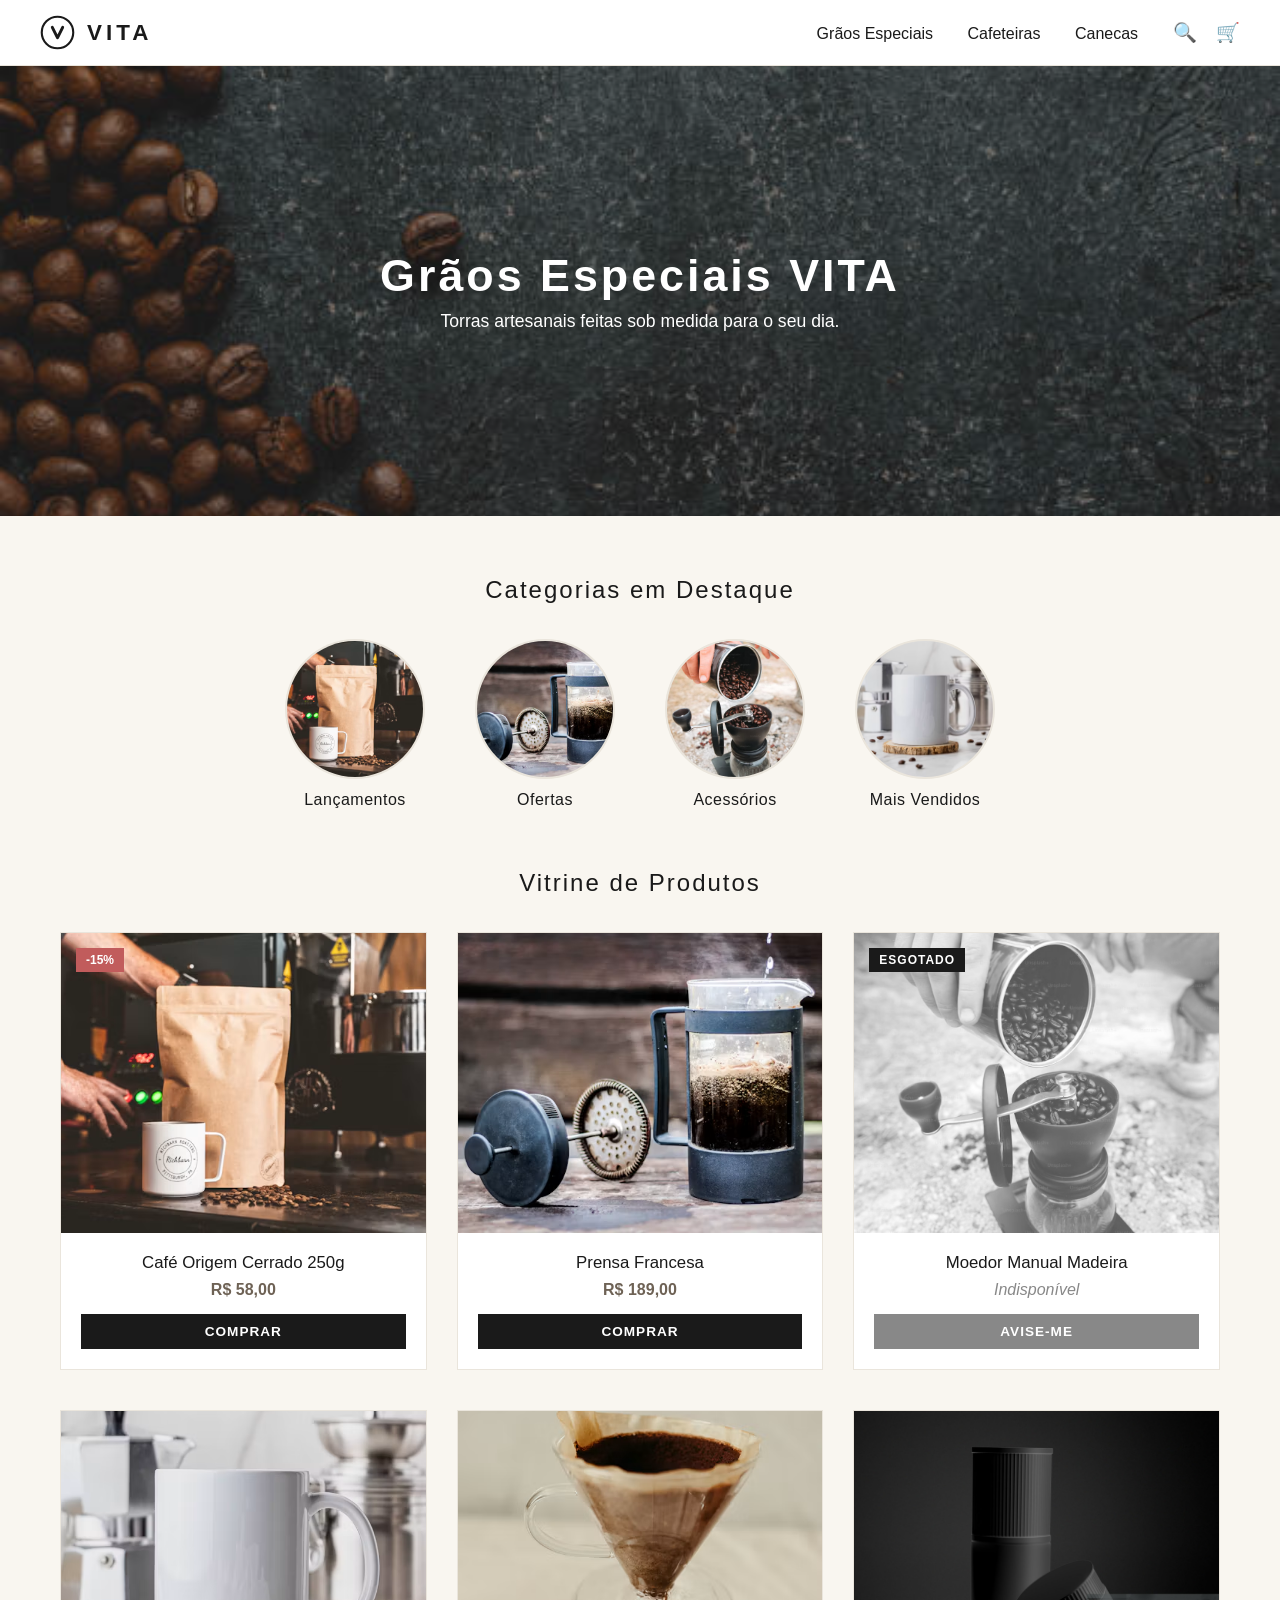
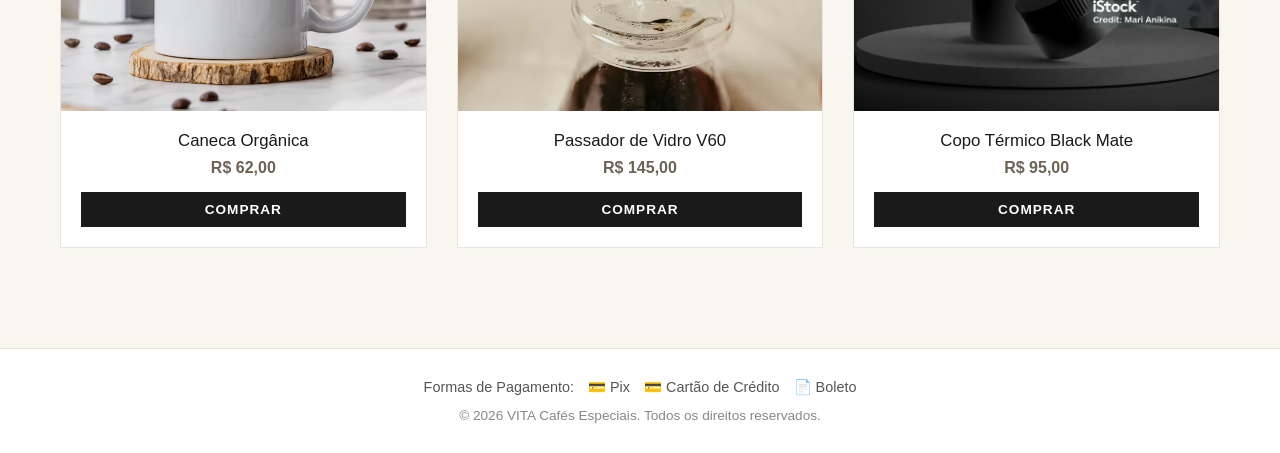
<file: index.html>
<!DOCTYPE html>
<html lang="pt-BR">

<head>
    <meta charset="UTF-8">
    <meta name="viewport" content="width=device-width, initial-scale=1.0">
    <title>VITA | Cafeteria Gourmet</title>
    <link rel="stylesheet" href="style.css">
</head>

<body>


    <header class="main-header">
        <div class="logo-area">

            <svg width="35" height="35" viewBox="0 0 100 100" fill="none" xmlns="http://w3.org" aria-hidden="true">
                <circle cx="50" cy="50" r="45" stroke="#1A1A1A" stroke-width="6" />
                <path d="M35 35L50 65L65 35" stroke="#1A1A1A" stroke-width="8" stroke-linecap="round"
                    stroke-linejoin="round" />
            </svg>
            <span class="brand-name">VITA</span>
        </div>


        <nav class="nav-menu">
            <a href="#">Grãos Especiais</a>
            <a href="#">Cafeteiras</a>
            <a href="#">Canecas</a>
            <span class="search-icon" role="button" aria-label="Buscar">🔍</span>
            <span class="cart-icon" role="button" aria-label="Carrinho de Compras">🛒</span>
        </nav>
    </header>

    <main>

        <section class="hero">
            <div class="carousel-container">

                <div class="carousel-slide">
                    <img src="imagens/banner.jpeg" alt="Grãos selecionados com torras artesanais em exposição">
                    <div class="slide-content">
                        <h1>Grãos Especiais VITA</h1>
                        <p>Torras artesanais feitas sob medida para o seu dia.</p>
                    </div>
                </div>

                <div class="carousel-slide">
                    <img src="imagens/prensa.avif" alt="Métodos de preparo e cafeteiras manuais de vidro e cerâmica">
                    <div class="slide-content">
                        <h1>Cafeteiras Manuais</h1>
                        <p>Descubra o verdadeiro ritual e a extração perfeita do café coado.</p>
                    </div>
                </div>

                <div class="carousel-slide">
                    <img src="imagens/caneca.avif" alt="Coleção exclusiva de canecas de cerâmica artesanal rústica">
                    <div class="slide-content">
                        <h1>Canecas de Cerâmica</h1>
                        <p>Design escandinavo feito para abraçar a sua rotina.</p>
                    </div>
                </div>
            </div>
        </section>


        <section class="categorias">
            <h2>Categorias em Destaque</h2>
            <div class="categorias-container">

                <div class="categoria-item">
                    <div class="avatar-wrapper">
                        <img src="imagens/pacote.avif" alt="Categoria Lançamentos - Pacotes novos de café gourmet"
                            width="150" height="150">
                    </div>
                    <p>Lançamentos</p>
                </div>

                <div class="categoria-item">
                    <div class="avatar-wrapper">
                        <img src="imagens/prensa.avif" alt="Categoria Ofertas - Equipamentos de café em promoção"
                            width="150" height="150">
                    </div>
                    <p>Ofertas</p>
                </div>

                <div class="categoria-item">
                    <div class="avatar-wrapper">
                        <img src="imagens/moedor.avif"
                            alt="Categoria Acessórios - Filtros, colheres e suportes de preparo" width="150"
                            height="150">
                    </div>
                    <p>Acessórios</p>
                </div>

                <div class="categoria-item">
                    <div class="avatar-wrapper">
                        <img src="imagens/caneca.avif" alt="Categoria Mais Vendidos - Itens favoritos dos clientes"
                            width="150" height="150">
                    </div>
                    <p>Mais Vendidos</p>
                </div>

            </div>
        </section>


        <section class="vitrine">
            <h2>Vitrine de Produtos</h2>
            <div class="vitrine-grid">


                              <article class="product-card">
                    <figure class="product-image-container">
                        <span class="badge-discount">-15%</span>
                        <img src="imagens/pacote.avif"
                            alt="Pacote de Café Especial Cerrado de 250g com grãos torrados artesanais" width="300"
                            height="300" loading="lazy">
                    </figure>
                    <div class="product-info">
                        <h3>Café Origem Cerrado 250g</h3>
                        <p class="price">R$ 58,00</p>
                        <a href="produto.html" class="btn-action" style="text-decoration: none; display: block; text-align: center;">Comprar</a>
                    </div>
                </article>


                <article class="product-card">
                    <figure class="product-image-container">
                        <img src="imagens/prensa.avif"
                            alt="Cafeteira prensa francesa feita de vidro borossilicato transparente e detalhes em inox"
                            width="300" height="300" loading="lazy">
                    </figure>
                    <div class="product-info">
                        <h3>Prensa Francesa</h3>
                        <p class="price">R$ 189,00</p>
                        <button class="btn-action">Comprar</button>
                    </div>
                </article>


                <article class="product-card sold-out">
                    <figure class="product-image-container">
                        <span class="badge-sold-out">ESGOTADO</span>
                        <img src="imagens/moedor.avif"
                            alt="Moedor de café manual feito de madeira nobre escura e manivela metálica superior"
                            width="300" height="300" loading="lazy">
                    </figure>
                    <div class="product-info">
                        <h3>Moedor Manual Madeira</h3>
                        <p class="price-indisponivel">Indisponível</p>
                        <button class="btn-action btn-notify">Avise-me</button>
                    </div>
                </article>


                <article class="product-card">
                    <figure class="product-image-container">
                        <img src="imagens/caneca.avif"
                            alt="Caneca de cerâmica artesanal cinza fosco texturizada modelada à mão" width="300"
                            height="300" loading="lazy">
                    </figure>
                    <div class="product-info">
                        <h3>Caneca Orgânica</h3>
                        <p class="price">R$ 62,00</p>
                        <button class="btn-action">Comprar</button>
                    </div>
                </article>


                <article class="product-card">
                    <figure class="product-image-container">
                        <img src="imagens/passador.avif"
                            alt="Passador de café de vidro cônico no formato V60 para extração lenta de grãos especiais"
                            width="300" height="300" loading="lazy">
                    </figure>
                    <div class="product-info">
                        <h3>Passador de Vidro V60</h3>
                        <p class="price">R$ 145,00</p>
                        <button class="btn-action">Comprar</button>
                    </div>
                </article>


                <article class="product-card">
                    <figure class="product-image-container">
                        <img src="imagens/copo2.jpeg"
                            alt="Copo térmico de inox com pintura preta fosca e tampa acrílica vedadora" width="300"
                            height="300" loading="lazy">
                    </figure>
                    <div class="product-info">
                        <h3>Copo Térmico Black Mate</h3>
                        <p class="price">R$ 95,00</p>
                        <button class="btn-action">Comprar</button>
                    </div>
                </article>


            </div>
        </section>
    </main>


    <footer>
        <div class="footer-container">
            <div class="footer-payments">
                <span>Formas de Pagamento:</span>
                <span class="payment-card">💳 Pix</span>
                <span class="payment-card">💳 Cartão de Crédito</span>
                <span class="payment-card">📄 Boleto</span>
            </div>
            <p class="copyright">&copy; 2026 VITA Cafés Especiais. Todos os direitos reservados.</p>
        </div>
    </footer>

</body>

</html>
</file>
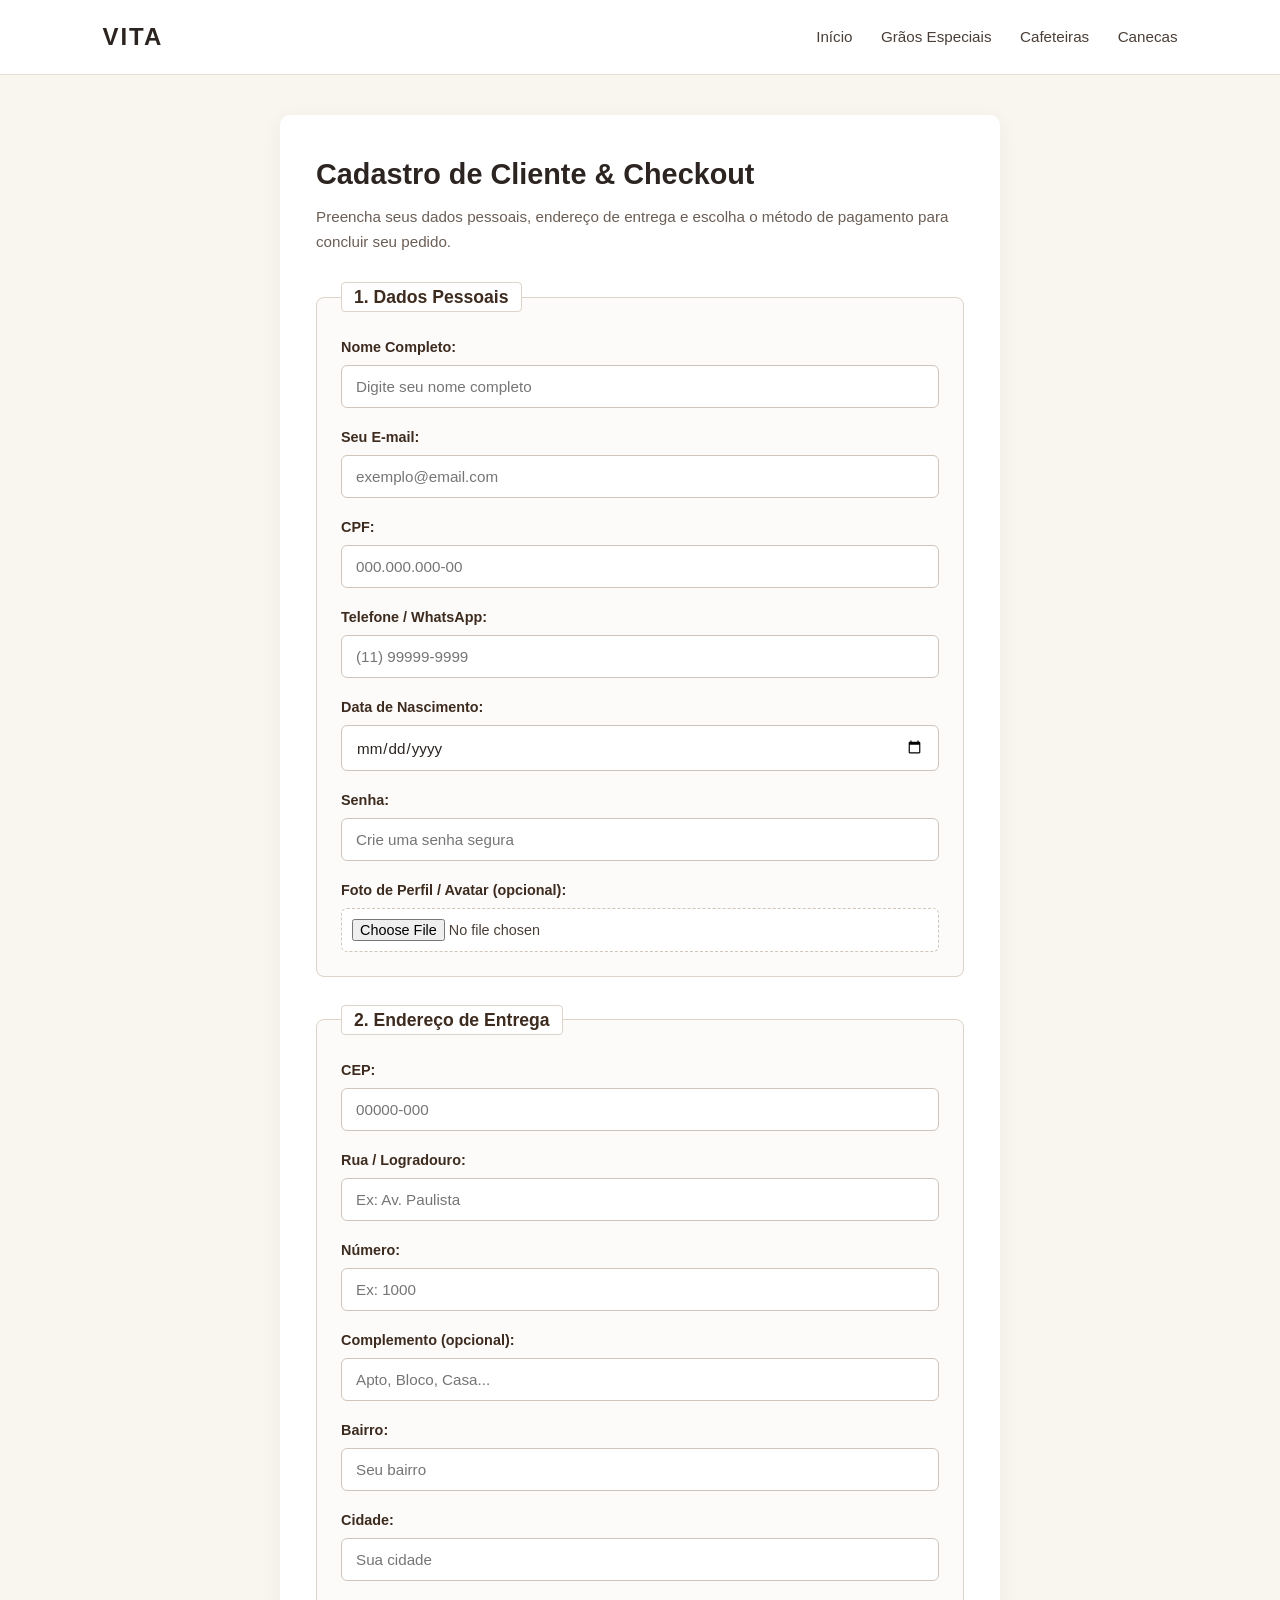
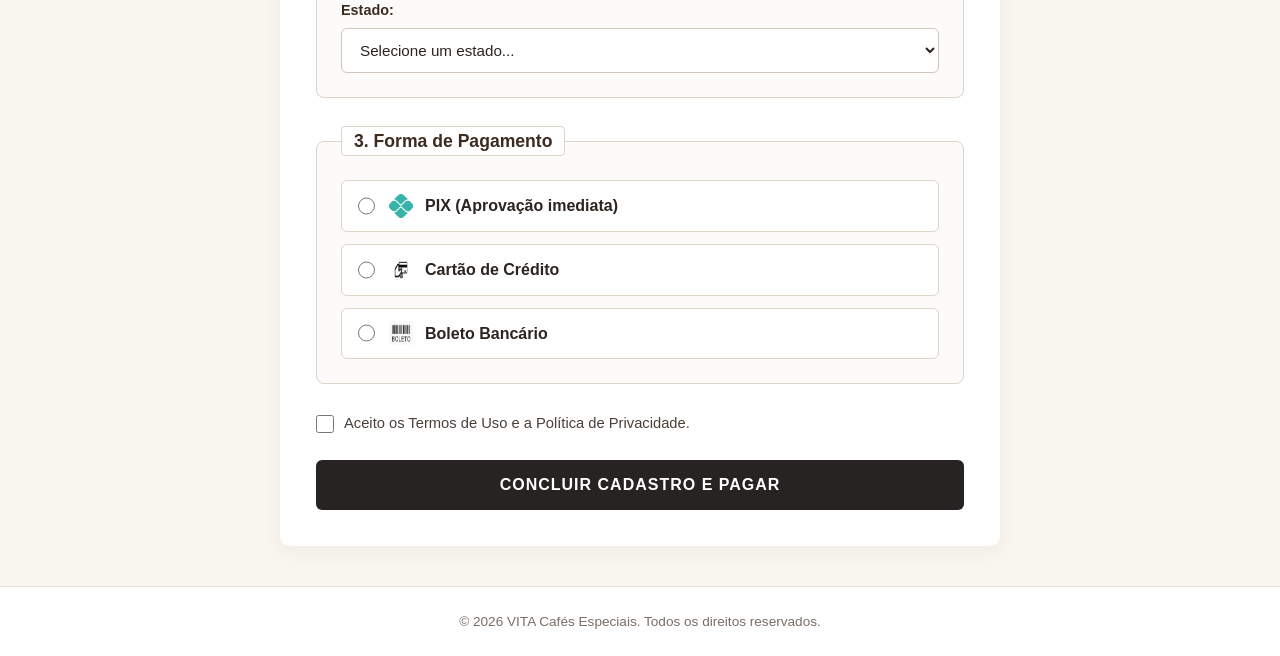
<file: cadastro.html>
<!DOCTYPE html>
<html lang="pt-BR">
<head>
  <meta charset="UTF-8">
  <meta name="viewport" content="width=device-width, initial-scale=1.0">
  <title>VITA - Cadastro de Cliente & Checkout</title>
  <!-- Conecte aqui o seu arquivo CSS principal e o CSS específico do cadastro -->
  <link rel="stylesheet" href="cadastro.css">
  <link rel="stylesheet" href="style.css">
</head>
<body>

  <!-- Cabeçalho padrão da loja VITA -->
  <header class="cabecalho">
    <div class="logo">
      <a href="index.html">VITA</a>
    </div>
    <nav class="menu">
      <a href="index.html">Início</a>
      <a href="#">Grãos Especiais</a>
      <a href="#">Cafeteiras</a>
      <a href="#">Canecas</a>
    </nav>
  </header>

  <main class="container-cadastro">
    <h1>Cadastro de Cliente &amp; Checkout</h1>
    <p>Preencha seus dados pessoais, endereço de entrega e escolha o método de pagamento para concluir seu pedido.</p>

    <form action="#" method="post" class="form-checkout">

      <!-- BLOCO 1: DADOS PESSOAIS -->
      <fieldset>
        <legend>1. Dados Pessoais</legend>

        <div class="campo">
          <label for="nome-cliente">Nome Completo:</label>
          <input type="text" id="nome-cliente" name="nome" placeholder="Digite seu nome completo" required>
        </div>

        <div class="campo">
          <label for="email-cliente">Seu E-mail:</label>
          <input type="email" id="email-cliente" name="email" placeholder="exemplo@email.com" required>
        </div>

        <div class="campo">
          <label for="cpf-cliente">CPF:</label>
          <input type="text" id="cpf-cliente" name="cpf" placeholder="000.000.000-00" pattern="\d{3}\.\d{3}\.\d{3}-\d{2}" title="Digite o CPF no formato 000.000.000-00" required>
        </div>

        <div class="campo">
          <label for="telefone-cliente">Telefone / WhatsApp:</label>
          <input type="tel" id="telefone-cliente" name="telefone" placeholder="(11) 99999-9999" required>
        </div>

        <div class="campo">
          <label for="nascimento-cliente">Data de Nascimento:</label>
          <input type="date" id="nascimento-cliente" name="nascimento" required>
        </div>

        <div class="campo">
          <label for="senha-cliente">Senha:</label>
          <input type="password" id="senha-cliente" name="senha" placeholder="Crie uma senha segura" minlength="6" required>
        </div>

        <div class="campo">
          <label for="avatar-cliente">Foto de Perfil / Avatar (opcional):</label>
          <input type="file" id="avatar-cliente" name="avatar" accept="image/*">
        </div>
      </fieldset>

      <!-- BLOCO 2: ENDEREÇO DE ENTREGA -->
      <fieldset>
        <legend>2. Endereço de Entrega</legend>

        <div class="campo">
          <label for="cep-entrega">CEP:</label>
          <input type="text" id="cep-entrega" name="cep" placeholder="00000-000" pattern="\d{5}-\d{3}" title="Digite o CEP no formato 00000-000" required>
        </div>

        <div class="campo">
          <label for="rua-entrega">Rua / Logradouro:</label>
          <input type="text" id="rua-entrega" name="rua" placeholder="Ex: Av. Paulista" required>
        </div>

        <div class="campo">
          <label for="numero-entrega">Número:</label>
          <input type="text" id="numero-entrega" name="numero" placeholder="Ex: 1000" required>
        </div>

        <div class="campo">
          <label for="complemento-entrega">Complemento (opcional):</label>
          <input type="text" id="complemento-entrega" name="complemento" placeholder="Apto, Bloco, Casa...">
        </div>

        <div class="campo">
          <label for="bairro-entrega">Bairro:</label>
          <input type="text" id="bairro-entrega" name="bairro" placeholder="Seu bairro" required>
        </div>

        <div class="campo">
          <label for="cidade-entrega">Cidade:</label>
          <input type="text" id="cidade-entrega" name="cidade" placeholder="Sua cidade" required>
        </div>

        <div class="campo">
          <label for="estado-entrega">Estado:</label>
          <select id="estado-entrega" name="estado" required>
            <option value="">Selecione um estado...</option>
            <option value="AC">Acre (AC)</option>
            <option value="AL">Alagoas (AL)</option>
            <option value="AP">Amapá (AP)</option>
            <option value="AM">Amazonas (AM)</option>
            <option value="BA">Bahia (BA)</option>
            <option value="CE">Ceará (CE)</option>
            <option value="DF">Distrito Federal (DF)</option>
            <option value="ES">Espírito Santo (ES)</option>
            <option value="GO">Goiás (GO)</option>
            <option value="MA">Maranhão (MA)</option>
            <option value="MT">Mato Grosso (MT)</option>
            <option value="MS">Mato Grosso do Sul (MS)</option>
            <option value="MG">Minas Gerais (MG)</option>
            <option value="PA">Pará (PA)</option>
            <option value="PB">Paraíba (PB)</option>
            <option value="PR">Paraná (PR)</option>
            <option value="PE">Pernambuco (PE)</option>
            <option value="PI">Piauí (PI)</option>
            <option value="RJ">Rio de Janeiro (RJ)</option>
            <option value="RN">Rio Grande do Norte (RN)</option>
            <option value="RS">Rio Grande do Sul (RS)</option>
            <option value="RO">Rondônia (RO)</option>
            <option value="RR">Roraima (RR)</option>
            <option value="SC">Santa Catarina (SC)</option>
            <option value="SP">São Paulo (SP)</option>
            <option value="SE">Sergipe (SE)</option>
            <option value="TO">Tocantins (TO)</option>
          </select>
        </div>
      </fieldset>

      <!-- BLOCO 3: FORMA DE PAGAMENTO -->
      <fieldset>
        <legend>3. Forma de Pagamento</legend>

        <div class="opcao-pagamento">
          <input type="radio" id="pagamento-pix" name="pagamento" value="pix" required>
          <label for="pagamento-pix">
            <img src="imagens/pix.png" alt="Ícone PIX" width="24" height="24">
            <span>PIX (Aprovação imediata)</span>
          </label>
        </div>

        <div class="opcao-pagamento">
          <input type="radio" id="pagamento-cartao" name="pagamento" value="cartao">
          <label for="pagamento-cartao">
            <img src="imagens/icone.cartao.jpg" alt="Bandeiras de Cartão de Crédito" width="24" height="24">
            <span>Cartão de Crédito</span>
          </label>
        </div>

        <div class="opcao-pagamento">
          <input type="radio" id="pagamento-boleto" name="pagamento" value="boleto">
          <label for="pagamento-boleto">
            <img src="imagens/icone.boleto.png" alt="Ícone Boleto Bancário" width="24" height="24">
            <span>Boleto Bancário</span>
          </label>
        </div>
      </fieldset>

      <!-- TERMOS E BOTÃO DE ENVIO -->
      <div class="campo-termos">
        <input type="checkbox" id="aceite-termos" name="termos" required>
        <label for="aceite-termos">Aceito os Termos de Uso e a Política de Privacidade.</label>
      </div>

      <button type="submit" class="btn-finalizar">Concluir Cadastro e Pagar</button>

    </form>
  </main>

  <footer class="rodape">
    <p>&copy; 2026 VITA Cafés Especiais. Todos os direitos reservados.</p>
  </footer>

</body>
</html>
</file>
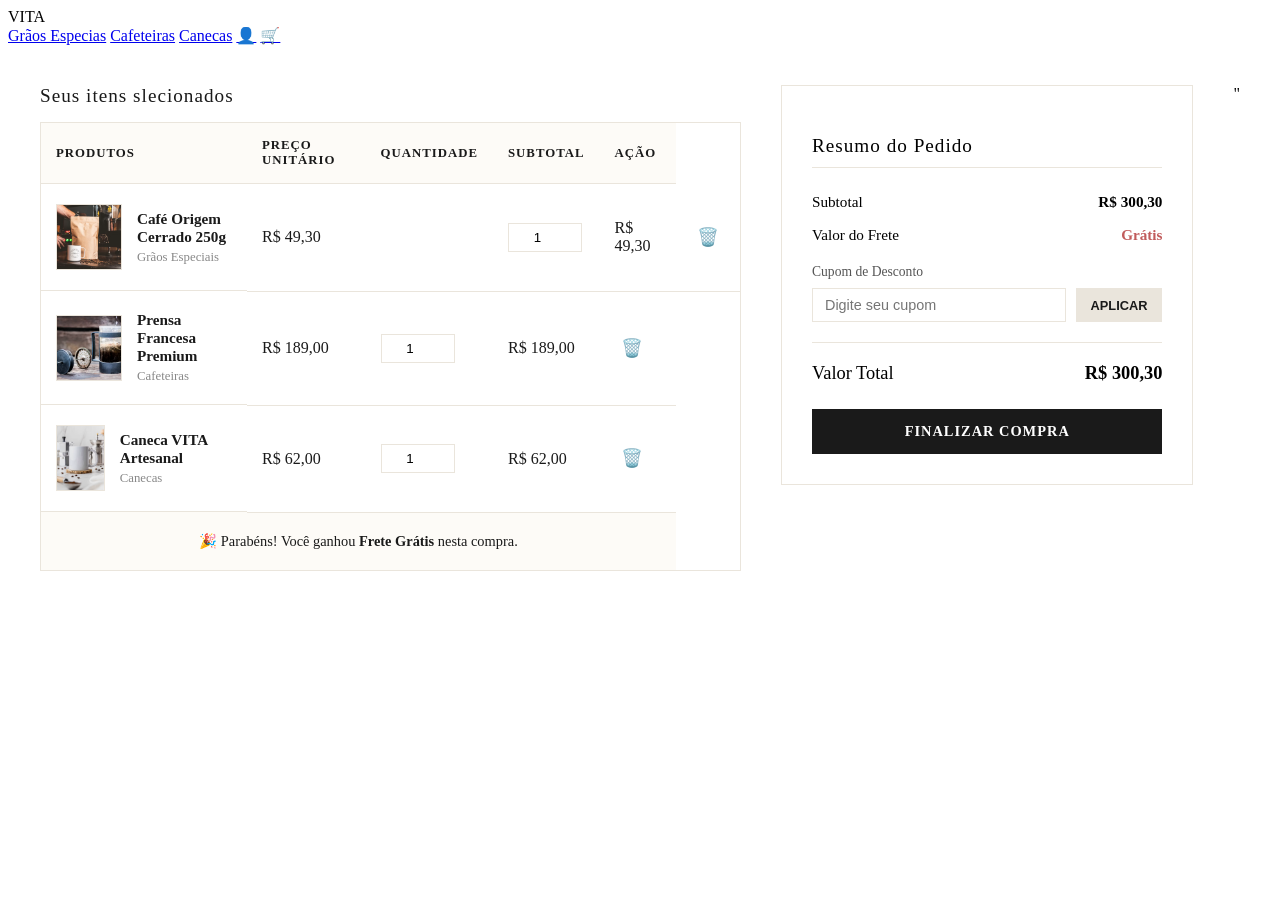
<file: carrinho.html>
<!DOCTYPE html>
<html lang="pt-BR">

<head>
    <meta charset="UTF-8">
    <meta name="viewport" content="width=device-width, initial-scale=1.0">
    <title>Seu Carrinho de Compras - VITA</title>
    <link rel="stylesheet" href="carrinho.css">
</head>

<body>

    <header class="main-header">
        <div class="header-container">
            <div class="logo-area">
                <span class=brand-name>VITA</span>
            </div>
            <nav class="nav-menu">
                <a href="index.html">Grãos Especias</a>
                <a href="index.html#cafeteiras">Cafeteiras</a>
                <a href="index.html#canecas">Canecas</a>
                <a href="cadastro.html" class="cart-icon">👤</a>
                <a href="carrinho.html" class="cart-icon">🛒</a>
            </nav>
        </div>
    </header>

    <main class="carrinho-main container-carrinho">

        <section class="tabela-carrinho-container">
            <table class="tabela-itens">
                <caption>Seus itens slecionados</caption>

                <thead>
                    <tr>
                        <th scope="col">Produtos</th>
                        <th scope="col">Preço Unitário</th>
                        <th scope="col">Quantidade</th>
                        <th scope="col">Subtotal</th>
                        <th scope="col">Ação</th>
                    </tr>
                </thead>

                <tbody>
                    <tr>
                        <td class="coluna-produto">
                            <img src="imagens/pacote.avif" alt="Café Origem Cerrado" class="img-carrinho-thumb">
                            <div class="produto-detalhes">
                                <strong>Café Origem Cerrado 250g</strong>
                                <span>Grãos Especiais</span>
                            </div>
                        </td>
                        <td>R$ 49,30</td>
                        <td>
                        <td>
                            <input type="number" min="1" value="1" class="input-qtd" aria-label="Quantidade do produto">
                        </td>
                        <td>R$ 49,30</td>
                        <td>
                            <button type="button" class="btn-remover" title="Remover item">🗑️</button>
                        </td>
                    </tr>
                    <tr>
                        <td class="coluna-produto">
                            <img src="imagens/prensa.avif" alt="Prensa Francesa" class="img-carrinho-thumb">
                            <div class="produto-detalhes">
                                <strong>Prensa Francesa Premium</strong>
                                <span>Cafeteiras</span>
                            </div>
                        </td>
                        <td>R$ 189,00</td>
                        <td>
                            <input type="number" min="1" value="1" class="input-qtd">
                        </td>
                        <td>R$ 189,00</td>
                        <td>
                            <button type="button" class="btn-remover" title="Remover item">🗑️</button>
                        </td>
                    </tr>
                    <tr>
                        <td class="coluna-produto">
                            <img src="imagens/caneca.avif" alt="Caneca VITA Cerâmica" class="img-carrinho-thumb">
                            <div class="produto-detalhes">
                                <strong>Caneca VITA Artesanal</strong>
                                <span>Canecas</span>
                            </div>
                        </td>
                        <td>R$ 62,00</td>
                        <td>
                            <input type="number" min="1" value="1" class="input-qtd">
                        </td>
                        <td>R$ 62,00</td>
                        <td>
                            <button type="button" class="btn-remover" title="Remover item">🗑️</button>
                        </td>
                    </tr>
                </tbody>

                <tfoot>
                    <tr>
                        <td colspan="5" class="aviso-frete">
                            🎉 Parabéns! Você ganhou <strong>Frete Grátis</strong> nesta compra.
                        </td>
                    </tr>
                </tfoot>
            </table>
        </section>

        <aside class="order-summary">
            <h3>Resumo do Pedido</h3>

            <div class="resumo-linha">
                <span>Subtotal</span>
                <strong>R$ 300,30</strong>
            </div>

            <div class="resumo-linha">
                <span>Valor do Frete</span>
                <strong class="frete-gratis-txt">Grátis</strong>
            </div>

            <div class="cupom-container">
                <label for="cupom">Cupom de Desconto</label>
                <div class="cupom-input-group">
                    <input type="text" id="cupom" placeholder="Digite seu cupom">
                    <button type="button" class="btn-aplicar-cupom">Aplicar</button>
                </div>
            </div>

            <div class="resumo-linha total-linha">
                <span>Valor Total</span>
                <strong>R$ 300,30</strong>
            </div>

            <a href="cadastro.html" class="btn-checkout">Finalizar Compra</a>
        </aside>"
    </main>

</body>

</html>
</file>
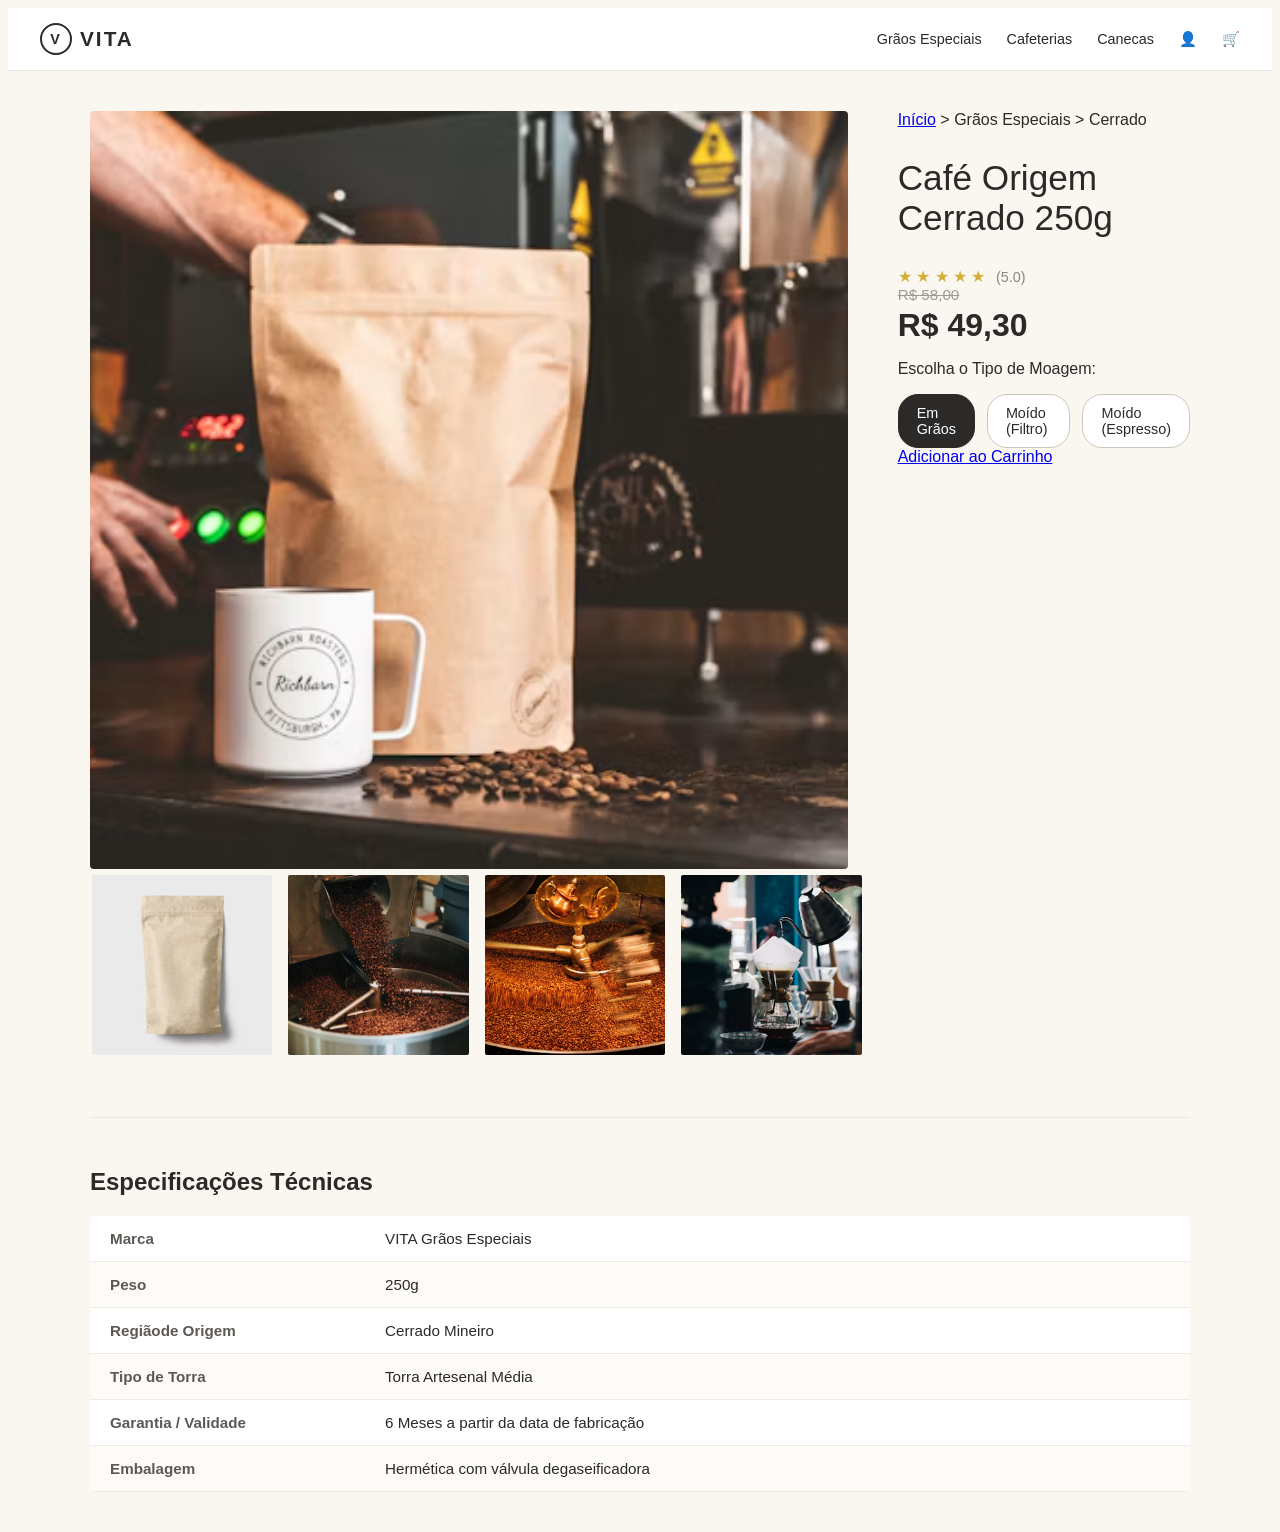
<file: produto.html>
<!DOCTYPE html>
<html lang="pt-BR">
<head>
    <meta charset="UTF-8">
    <meta name="viewport" content="width=device-width, initial-scale=1.0">
    <title>Café Origem Cerrado 250g - Grãos Especiais VITA</title>
    <link rel="stylesheet" href="produto.css">
</head>
<body>

    <header class="main-header">
        <div class="header-container">
            <div class="logo">
                <span class="logo-icon">V</span> VITA
            </div>
            <nav class="main-nav">
                <a href="index.html">Grãos Especiais</a>
                <a href="index.html#cafeterias">Cafeterias</a>
                <a href="index.html#canecas">Canecas</a>
                <a href="cadastro.html" class="nav-icon" title="Entrar / Cadastrar">👤</a>
                <a href="carrinho.html" class="nav-icon" title="Carrinho">🛒</a>
            </nav>
        </div>
    </header>

    <main class="container">

        <section class="produto-wrapper">

            <div class="foto-principal-container">
                <img src="imagens/pacote.avif" alt="Café Origem Cerrado" class="foto-principal">

                <div class="miniaturas">
                    <img src="imagens/miniaturacafe.avif" alt="Miniatura do pacote" class="thumbnail">
                    <img src="imagens/graostorrados.avif" alt="Grãos torrados aproximados" class="thumbnail">
                    <img src="imagens/moagem.avif" alt="Processo de moagem manual" class="thumbnail">
                    <img src="imagens/cafepassado.avif" alt="Café passado na mesa" class="thumbnail">
                </div>
            </div>

            <div class="coluna-direta">

                <nav class="breadrumb">
                    <a href="index.html">Início</a> &gt; <span>Grãos Especiais</span> &gt; <span>Cerrado</span>
                </nav>

                <h1>Café Origem Cerrado 250g</h1>

                <div class="avaliacao">
                    <span class="estrela">&#9733;</span>
                    <span class="estrela">&#9733;</span>
                    <span class="estrela">&#9733;</span>
                    <span class="estrela">&#9733;</span>
                    <span class="estrela">&#9733;</span>
                    <span class="nota">(5.0)</span>
                </div>
                
                <div class="preco-container">
                    <span class="preco-antigo">R$ 58,00</span>
                    <span class="preco-atual">R$ 49,30</span>
                </div>

                <div class="opcoes-conatiner">
                    <p>Escolha o Tipo de Moagem:</p>
                    <div class="radio-group">
                        <label class="radio-label">
                            <input type="radio" name="opcao-moagem" value="graos" checked>
                            <span class="custom-radio">Em Grãos</span>
                        </label>
                        <label class="radio-label">
                            <input type="radio" name="opcao-moagem" value="filtro">
                            <span class="custom-radio">Moído (Filtro)</span>
                        </label>
                        <label class="radio-label">
                            <input type="radio" name="opcao-moagem" value="espresso">
                            <span class="custom-radio">Moído (Espresso)</span>
                        </label>
                    </div>
                </div>
                <a href="carrinho.html" class="bt-adicionar">Adicionar ao Carrinho</a>
            </div>
        </section>

        <section class="especificacoes-container">
            <h2>Especificações Técnicas</h2>
            <table class="tabela-especificacoes">
                <tbody>
                    <tr>
                        <th scope="row">Marca</th>
                        <td>VITA Grãos Especiais</td>
                    </tr>
                    <tr>
                        <th scope="row">Peso</th>
                        <td>250g</td>
                    </tr>
                    <tr>
                        <th scope="row">Regiãode Origem</th>
                        <td>Cerrado Mineiro</td>
                    </tr>
                    <tr>
                        <th scope="row">Tipo de Torra</th>
                            <td>Torra Artesenal Média</td>
                    </tr>
                    <tr>
                        <th scope="row">Garantia / Validade</th>
                        <td>6 Meses a partir da data de fabricação</td>
                    </tr>
                    <tr>
                        <th scope="row">Embalagem</th>
                        <td>Hermética com válvula degaseificadora</td>
                    </tr>
                </tbody>
            </table>
        </section>
    </main>

   
    
</body>
</html>
</file>
<file: style.css>
* {
    margin: 0;
    padding: 0;
    box-sizing: border-box;
}

body {
    font-family: sans-serif;
    background-color: #F9F6F0;
    color: #1A1A1A;
}

main {
    display: block; 
}


.main-header {
    background-color: #FFFFFF;
    padding: 15px 40px;
    display: flex;
    justify-content: space-between;
    align-items: center;
    border-bottom: 1px solid #EAE5DC;
    position: sticky;
    top: 0;
    z-index: 100;
}

.logo-area {
    display: flex;
    align-items: center;
    gap: 12px;
}

.brand-name {
    font-weight: bold;
    font-size: 1.4rem;
    letter-spacing: 4px;
}

.nav-menu a {
    text-decoration: none;
    color: #1A1A1A;
    margin: 0 15px;
    font-weight: 500;
}

.nav-menu a:hover {
    color: #9E8E7D;
}

.search-icon, .cart-icon {
    margin-left: 15px;
    font-size: 1.2rem;
    cursor: pointer;
}


.hero {
    width: 100%;
    overflow: hidden;
}

.carousel-container {
    display: flex;
    overflow-x: auto; 
    scroll-snap-type: x mandatory;
    scroll-behavior: smooth;
    width: 100%; 
}

.carousel-container::-webkit-scrollbar {
    display: none; 
}

.carousel-slide {
    flex: 0 0 100%; 
    width: 100%;    
    position: relative;
    background-color: #1A1A1A;
}

.carousel-slide img {
    width: 100%;
    height: 450px;
    object-fit: cover; 
    display: block;
}

.slide-content {
    position: absolute;
    top: 0;
    left: 0;
    width: 100%;
    height: 100%;
    background: rgba(0, 0, 0, 0.35);
    display: flex;
    flex-direction: column;
    justify-content: center;
    align-items: center;
    color: #FFFFFF;
    text-align: center;
    padding: 20px;
}

.slide-content h1 {
    font-size: 2.8rem;
    letter-spacing: 3px;
    margin-bottom: 10px;
}

.slide-content p {
    font-size: 1.1rem;
    max-width: 500px;
}

h2 {
    text-align: center;
    margin: 60px 0 35px;
    font-weight: 400;
    letter-spacing: 2px;
}


.categorias-container {
    display: flex;
    justify-content: center;
    gap: 50px;
    flex-wrap: wrap;
    padding: 0 20px;
}

.categoria-item {
    text-align: center;
    cursor: pointer;
}

.avatar-wrapper {
    width: 140px;
    height: 140px;
    border-radius: 50%;
    overflow: hidden; 
    background-color: #EAE5DC; 
    border: 2px solid transparent;
    transition: transform 0.3s ease, border-color 0.3s ease;
    margin-bottom: 12px;
    display: flex;
    align-items: center;
    justify-content: center;
}

.avatar-wrapper img {
    width: 100%;
    height: 100%;
    object-fit: cover; 
}


.categoria-item:hover .avatar-wrapper {
    transform: scale(1.08); 
    border-color: #9E8E7D;
}

.categoria-item p {
    font-weight: 500;
    letter-spacing: 0.5px;
}


.vitrine {
    max-width: 1200px;
    margin: 0 auto 100px;
    padding: 0 20px;
}

.vitrine-grid {
    display: grid;
    grid-template-columns: repeat(auto-fit, minmax(280px, 1fr));
    gap: 40px 30px;
}

.product-card {
    background-color: #FFFFFF;
    border: 1px solid #EAE5DC;
    display: flex;
    flex-direction: column;
}


.product-card figure {
    position: relative;
    width: 100%;
    overflow: hidden; 
}


.product-card figure img {
    width: 100%;
    aspect-ratio: 1 / 1; 
    object-fit: cover;    
    transition: transform 0.4s ease;
    display: block;
}


.product-card:hover figure img {
    transform: scale(1.1);
}

.product-info {
    padding: 20px;
    text-align: center;
}

.product-info h3 {
    font-size: 1.05rem;
    font-weight: 500;
    margin-bottom: 8px;
}

.price {
    font-weight: bold;
    color: #6E6255;
    margin-bottom: 15px;
}

.price-indisponivel {
    color: #888888;
    font-style: italic;
    margin-bottom: 15px;
}

.btn-action {
    background-color: #1A1A1A;
    color: #FFFFFF;
    border: none;
    padding: 10px 20px;
    font-weight: bold;
    letter-spacing: 1px;
    cursor: pointer;
    text-transform: uppercase;
    font-size: 0.85rem;
    transition: background-color 0.3s;
    width: 100%;
    margin-top: 10px;
    display: block; 
    text-align: center;
    text-decoration: none;
}
.btn-action:hover {
    background-color: #9E8E7D;
}

.btn-notify {
    background-color: #888888;
}

.btn-notify:hover {
    background-color: #555555;
}


.badge-discount {
    position: absolute;
    top: 15px;
    left: 15px;
    background-color: #C15C5C;
    color: #FFFFFF;
    font-size: 0.75rem;
    font-weight: bold;
    padding: 5px 10px;
    z-index: 10;
}


.product-card.sold-out figure img {
    filter: grayscale(100%); 
    opacity: 0.7;        
}


.product-card.sold-out:hover figure img {
    transform: none;
}

.badge-sold-out {
    position: absolute;    
    top: 15px;
    left: 15px;
    background-color: #1A1A1A;
    color: #FFFFFF;
    font-size: 0.75rem;
    font-weight: bold;
    padding: 5px 10px;
    letter-spacing: 1px;
    z-index: 10;
}


footer {
    background-color: #FFFFFF;
    border-top: 1px solid #EAE5DC;
    padding: 30px 20px;
    display: flex;
    flex-direction: column;   
    align-items: center;       
    justify-content: center;   
    text-align: center;        
}

.footer-container {
    display: flex;
    flex-direction: column;
    align-items: center;
    gap: 12px; 
}

.footer-payments {
    font-size: 0.9rem;
    color: #555555;
}

.payment-card {
    margin-left: 10px;
    font-weight: 500;
}

.copyright {
    font-size: 0.85rem;
    color: #888888;
}


@media (max-width: 768px) {
    .main-header {
        flex-direction: column;
        gap: 15px;
        padding: 15px;
    }
    .carousel-slide img {
        height: 300px;
    }
    .slide-content h1 {
        font-size: 1.8rem;
    }
    .categorias-container {
        gap: 25px;
    }
}
</file>
<file: cadastro.css>
/* Configurações Gerais da Página de Cadastro */
* {
  box-sizing: border-box;
  margin: 0;
  padding: 0;
  font-family: 'Segoe UI', Tahoma, Geneva, Verdana, sans-serif;
}

body {
  background-color: #f9f7f4; /* Tom creme suave combinando com a identidade VITA */
  color: #2c2420; /* Marrom café bem escuro para leitura */
  line-height: 1.6;
}

/* Cabeçalho simples */
.cabecalho {
  background-color: #ffffff;
  padding: 18px 8%;
  display: flex;
  justify-content: space-between;
  align-items: center;
  border-bottom: 1px solid #e6e0d8;
}

.cabecalho .logo a {
  font-size: 1.5rem;
  font-weight: 700;
  letter-spacing: 2px;
  color: #2c2420;
  text-decoration: none;
}

.cabecalho .menu a {
  margin-left: 24px;
  text-decoration: none;
  color: #4a3f38;
  font-size: 0.95rem;
  transition: color 0.2s ease;
}

.cabecalho .menu a:hover {
  color: #8c5a3c;
}

/* Container Principal */
.container-cadastro {
  max-width: 720px;
  margin: 40px auto;
  padding: 36px;
  background-color: #ffffff;
  border-radius: 10px;
  box-shadow: 0 4px 20px rgba(44, 36, 32, 0.06);
}

.container-cadastro h1 {
  font-size: 1.8rem;
  color: #2c2420;
  margin-bottom: 8px;
}

.container-cadastro > p {
  color: #6b5e55;
  margin-bottom: 28px;
  font-size: 0.95rem;
}

/* Estilização dos Blocos Semânticos (<fieldset> e <legend>) */
fieldset {
  border: 1px solid #dcd3c9;
  border-radius: 8px;
  padding: 24px;
  margin-bottom: 28px;
  background-color: #fcfbf9;
}

legend {
  font-weight: 700;
  font-size: 1.1rem;
  color: #3d2b1f;
  padding: 0 12px;
  background-color: #ffffff;
  border: 1px solid #dcd3c9;
  border-radius: 4px;
}

/* Campos e Labels */
.campo {
  display: flex;
  flex-direction: column;
  margin-bottom: 18px;
}

.campo:last-child {
  margin-bottom: 0;
}

.campo label {
  font-weight: 600;
  font-size: 0.9rem;
  margin-bottom: 6px;
  color: #3d2b1f;
}

/* Inputs de texto, email, tel, date, password e select */
input[type="text"],
input[type="email"],
input[type="tel"],
input[type="date"],
input[type="password"],
select {
  width: 100%;
  padding: 12px 14px;
  font-size: 0.95rem;
  border: 1.5px solid #cfc5ba;
  border-radius: 6px;
  background-color: #ffffff;
  color: #2c2420;
  transition: border-color 0.25s ease, box-shadow 0.25s ease;
}

/* Input de arquivo (Avatar) */
input[type="file"] {
  padding: 10px;
  background-color: #ffffff;
  border: 1.5px dashed #cfc5ba;
  border-radius: 6px;
  font-size: 0.9rem;
  color: #4a3f38;
  cursor: pointer;
}

/* =====================================================================
   REQUISITO 3: ESTILIZAÇÃO AVANÇADA COM PSEUDO-CLASSES
   ===================================================================== */

/* 1. Estado :focus padrão (borda brilhante e outline personalizado) */
input:focus,
select:focus {
  outline: 2px solid rgba(140, 90, 60, 0.25);
  outline-offset: 2px;
  border-color: #8c5a3c;
  box-shadow: 0 0 8px rgba(140, 90, 60, 0.3);
}

/* 2. Feedback visual positivo (:focus:valid -> borda verde suave) */
input:not([type="file"]):not([type="radio"]):not([type="checkbox"]):focus:valid,
select:focus:valid {
  border-color: #4caf50;
  outline-color: rgba(76, 175, 80, 0.25);
  box-shadow: 0 0 8px rgba(76, 175, 80, 0.35);
}

/* 3. Feedback visual de erro (:focus:invalid -> borda vermelha suave) */
input:not([type="file"]):not([type="radio"]):not([type="checkbox"]):focus:invalid,
select:focus:invalid {
  border-color: #e57373;
  outline-color: rgba(229, 115, 115, 0.25);
  box-shadow: 0 0 8px rgba(229, 115, 115, 0.35);
}

/* =====================================================================
   BLOCO 3: OPÇÕES DE PAGAMENTO COM ÍCONES
   ===================================================================== */
.opcao-pagamento {
  display: flex;
  align-items: center;
  padding: 12px 16px;
  margin-bottom: 12px;
  background-color: #ffffff;
  border: 1.5px solid #dcd3c9;
  border-radius: 6px;
  cursor: pointer;
  transition: border-color 0.2s ease, background-color 0.2s ease;
}

.opcao-pagamento:last-child {
  margin-bottom: 0;
}

.opcao-pagamento:hover {
  border-color: #8c5a3c;
  background-color: #faf6f2;
}

.opcao-pagamento input[type="radio"] {
  margin-right: 14px;
  accent-color: #2c2420;
  width: 18px;
  height: 18px;
  cursor: pointer;
}

.opcao-pagamento label {
  display: flex;
  align-items: center;
  gap: 12px;
  font-weight: 600;
  color: #2c2420;
  cursor: pointer;
  width: 100%;
}

/* Checkbox dos Termos de Uso */
.campo-termos {
  display: flex;
  align-items: center;
  gap: 10px;
  margin-bottom: 24px;
  font-size: 0.92rem;
  color: #4a3f38;
}

.campo-termos input[type="checkbox"] {
  width: 18px;
  height: 18px;
  accent-color: #2c2420;
  cursor: pointer;
}

/* Botão Principal de Envio (Estilo botões "COMPRAR" da VITA) */
.btn-finalizar {
  width: 100%;
  padding: 16px;
  background-color: #262322;
  color: #ffffff;
  font-size: 1rem;
  font-weight: 700;
  text-transform: uppercase;
  letter-spacing: 1px;
  border: none;
  border-radius: 6px;
  cursor: pointer;
  transition: background-color 0.25s ease, transform 0.1s ease;
}

.btn-finalizar:hover {
  background-color: #4a3525;
}

.btn-finalizar:active {
  transform: scale(0.99);
}

/* Rodapé */
.rodape {
  text-align: center;
  padding: 24px;
  font-size: 0.85rem;
  color: #7a6e65;
  margin-top: 20px;
}

/* Responsividade para celulares */
@media (max-width: 600px) {
  .container-cadastro {
    margin: 20px 14px;
    padding: 22px 18px;
  }

  fieldset {
    padding: 16px;
  }
}
</file>
<file: carrinho.css>
.container-carrinho {
    max-width: 1200px;
    margin: 40px auto 100px;
    padding: 0 20px;
}


.carrinho-main {
    display: flex;
    gap: 40px;
    align-items: flex-start;
}

@media (max-width: 992px) {
    .carrinho-main {
        flex-direction: column;
    }
    .tabela-carrinho-container, .order-summary {
        width: 100%;
    }
}

.tabela-carrinho-container {
    flex: 2;
}

.tabela-itens {
    width: 100%;
    border-collapse: collapse;
    background-color: #FFFFFF;
    border: 1px solid #EAE5DC;
}

.tabela-itens caption {
    font-size: 1.2rem;
    font-weight: 500;
    margin-bottom: 15px;
    text-align: left;
    color: #1A1A1A;
    letter-spacing: 1px;
}

.tabela-itens th {
    background-color: #FDFBF7;
    color: #1A1A1A;
    font-weight: bold;
    text-transform: uppercase;
    font-size: 0.8rem;
    letter-spacing: 1px;
    padding: 15px;
    border-bottom: 1px solid #EAE5DC;
    text-align: left;
}

.tabela-itens td {
    padding: 20px 15px;
    border-bottom: 1px solid #EAE5DC;
    color: #1A1A1A;
    vertical-align: middle;
}


.coluna-produto {
    display: flex;
    align-items: center;
    gap: 15px;
}

.img-carrinho-thumb {
    width: 64px;
    height: 64px;
    object-fit: cover;
    border: 1px solid #EAE5DC;
}

.produto-detalhes {
    display: flex;
    flex-direction: column;
    gap: 4px;
}

.produto-detalhes strong {
    font-size: 0.95rem;
    color: #1A1A1A;
}

.produto-detalhes span {
    font-size: 0.8rem;
    color: #888888;
}

.input-qtd {
    width: 60px;
    padding: 6px;
    border: 1px solid #EAE5DC;
    text-align: center;
}

.btn-remover {
    background: none;
    border: none;
    font-size: 1.1rem;
    cursor: pointer;
    transition: opacity 0.2s;
}

.btn-remover:hover {
    opacity: 0.6;
}


.aviso-frete {
    background-color: #FDFBF7;
    text-align: center !important;
    font-size: 0.9rem;
    color: #6E6255;
    border-bottom: none !important;
}


.order-summary {
    flex: 1;
    background-color: #FFFFFF;
    border: 1px solid #EAE5DC;
    padding: 30px;
}

.order-summary h3 {
    font-size: 1.2rem;
    font-weight: 500;
    margin-bottom: 25px;
    letter-spacing: 1px;
    border-bottom: 1px solid #EAE5DC;
    padding-bottom: 10px;
}

.resumo-linha {
    display: flex;
    justify-content: space-between;
    margin-bottom: 15px;
    font-size: 0.95rem;
}

.frete-gratis-txt {
    color: #C15C5C;
}

.total-linha {
    border-top: 1px solid #EAE5DC;
    padding-top: 20px;
    margin-top: 20px;
    font-size: 1.15rem;
}

.cupom-container {
    margin: 20px 0;
    display: flex;
    flex-direction: column;
    gap: 8px;
}

.cupom-container label {
    font-size: 0.85rem;
    color: #555555;
}

.cupom-input-group {
    display: flex;
    gap: 10px;
}

.cupom-input-group input {
    flex: 1;
    padding: 8px 12px;
    border: 1px solid #EAE5DC;
    font-size: 0.9rem;
}

.btn-aplicar-cupom {
    background-color: #EAE5DC;
    color: #1A1A1A;
    border: none;
    padding: 0 15px;
    font-weight: bold;
    cursor: pointer;
    font-size: 0.8rem;
    text-transform: uppercase;
    transition: background-color 0.2s;
}

.btn-aplicar-cupom:hover {
    background-color: #9E8E7D;
    color: #FFFFFF;
}


.btn-checkout {
    display: block;
    width: 100%;
    background-color: #1A1A1A;
    color: #FFFFFF;
    text-align: center;
    padding: 14px 0;
    text-decoration: none;
    font-weight: bold;
    letter-spacing: 1px;
    text-transform: uppercase;
    font-size: 0.9rem;
    margin-top: 25px;
    transition: background-color 0.3s;
}

.btn-checkout:hover {
    background-color: #9E8E7D;
}
</file>
<file: produto.css>
body {
    background-color: #FAF6F0; 
    color: #2B2A29; 
    font-family: Arial, sans-serif;
}


.main-header {
    background-color: #FFFFFF;
    border-bottom: 1px solid #EAE5DD;
    padding: 15px 0;
    position: sticky;
    top: 0;
    z-index: 1000;
}

.header-container {
    max-width: 1200px;
    margin: 0 auto;
    display: flex;
    justify-content: space-between;
    align-items: center;
    padding: 0 20px;
}

.logo {
    font-weight: bold;
    font-size: 1.3rem;
    letter-spacing: 2px;
    display: flex;
    align-items: center;
    gap: 8px;
}

.logo-icon {
    border: 2px solid #2B2A29;
    border-radius: 50%;
    width: 28px;
    height: 28px;
    display: flex;
    align-items: center;
    justify-content: center;
    font-size: 0.9rem;
}

.main-nav {
    display: flex;
    align-items: center;
    gap: 25px;
}

.main-nav a {
    color: #2B2A29;
    text-decoration: none;
    font-size: 0.9rem;
}

.nav-icon {
    font-size: 1.1rem;
}


.container {
    max-width: 1100px;
    margin: 40px auto;
    padding: 0 20px;
}


.produto-wrapper {
    display: flex;
    gap: 50px;
    margin-bottom: 60px;
}

.coluna-esquerda, .coluna-direita {
    flex: 1;
    display: flex;
    flex-direction: column;
    gap: 20px;
}


.foto-principal-container {
    width: 100%;
    aspect-ratio: 1 / 1; 
}

.foto-principal {
    width: 100%;
    height: 100%;
    object-fit: cover; 
    border-radius: 4px;
}

.miniaturas {
    display: flex;
    gap: 12px;
}

.thumbnail {
    width: calc(25% - 9px);
    aspect-ratio: 1 / 1;
    object-fit: cover;
    border: 2px solid transparent;
    cursor: pointer;
    border-radius: 4px;
    transition: border-color 0.2s ease;
}


.thumbnail:hover {
    border-color: #2B2A29; 
}


.breadcrumb {
    font-size: 0.85rem;
    color: #8C867E;
}

.breadcrumb a {
    color: #8C867E;
    text-decoration: none;
}

h1 {
    font-size: 2.2rem;
    font-weight: 500;
}

.avaliacao {
    color: #D4AF37; 
}

.avaliacao .nota {
    color: #8C867E;
    font-size: 0.9rem;
    margin-left: 6px;
}

.preco-container {
    display: flex;
    flex-direction: column;
    gap: 4px;
}

.preco-antigo {
    text-decoration: line-through;
    color: #A09A93;
    font-size: 0.95rem;
}

.preco-atual {
    font-size: 2rem;
    font-weight: bold;
}


.opcoes-container p {
    margin-bottom: 10px;
    font-weight: bold;
    font-size: 0.95rem;
}

.radio-group {
    display: flex;
    gap: 12px;
}

.radio-label input {
    display: none; 
}

.custom-radio {
    display: inline-block;
    padding: 10px 18px;
    border: 1px solid #CBC5BC;
    border-radius: 20px; 
    cursor: pointer;
    background: #FFFFFF;
    font-size: 0.9rem;
    transition: all 0.2s;
}

.radio-label input:checked + .custom-radio {
    border-color: #2B2A29;
    background-color: #2B2A29;
    color: #FFFFFF;
}


.btn-adicionar {
    display: inline-block;
    text-align: center;
    background-color: #2B2A29; 
    color: #FFFFFF;
    padding: 16px 30px;
    text-decoration: none;
    font-size: 1.1rem;
    font-weight: bold;
    border-radius: 4px;
    transition: background-color 0.2s;
    margin-top: 10px;
}

.btn-adicionar:hover {
    background-color: #454341;
}


.especificacoes-container {
    margin-top: 50px;
    border-top: 1px solid #EAE5DD;
    padding-top: 30px;
}

.especificacoes-container h2 {
    font-size: 1.5rem;
    margin-bottom: 20px;
}

.tabela-especificacoes {
    width: 100%;
    border-collapse: collapse;
    background: #FFFFFF;
    border-radius: 4px;
    overflow: hidden;
}

.tabela-especificacoes th, 
.tabela-especificacoes td {
    padding: 14px 20px;
    text-align: left;
    border-bottom: 1px solid #F0EAE1;
    font-size: 0.95rem;
}

.tabela-especificacoes th {
    font-weight: bold;
    width: 25%;
    color: #5C5854;
}


.tabela-especificacoes tbody tr:nth-child(even) {
    background-color: #FDFBF7; 
}
</file>
